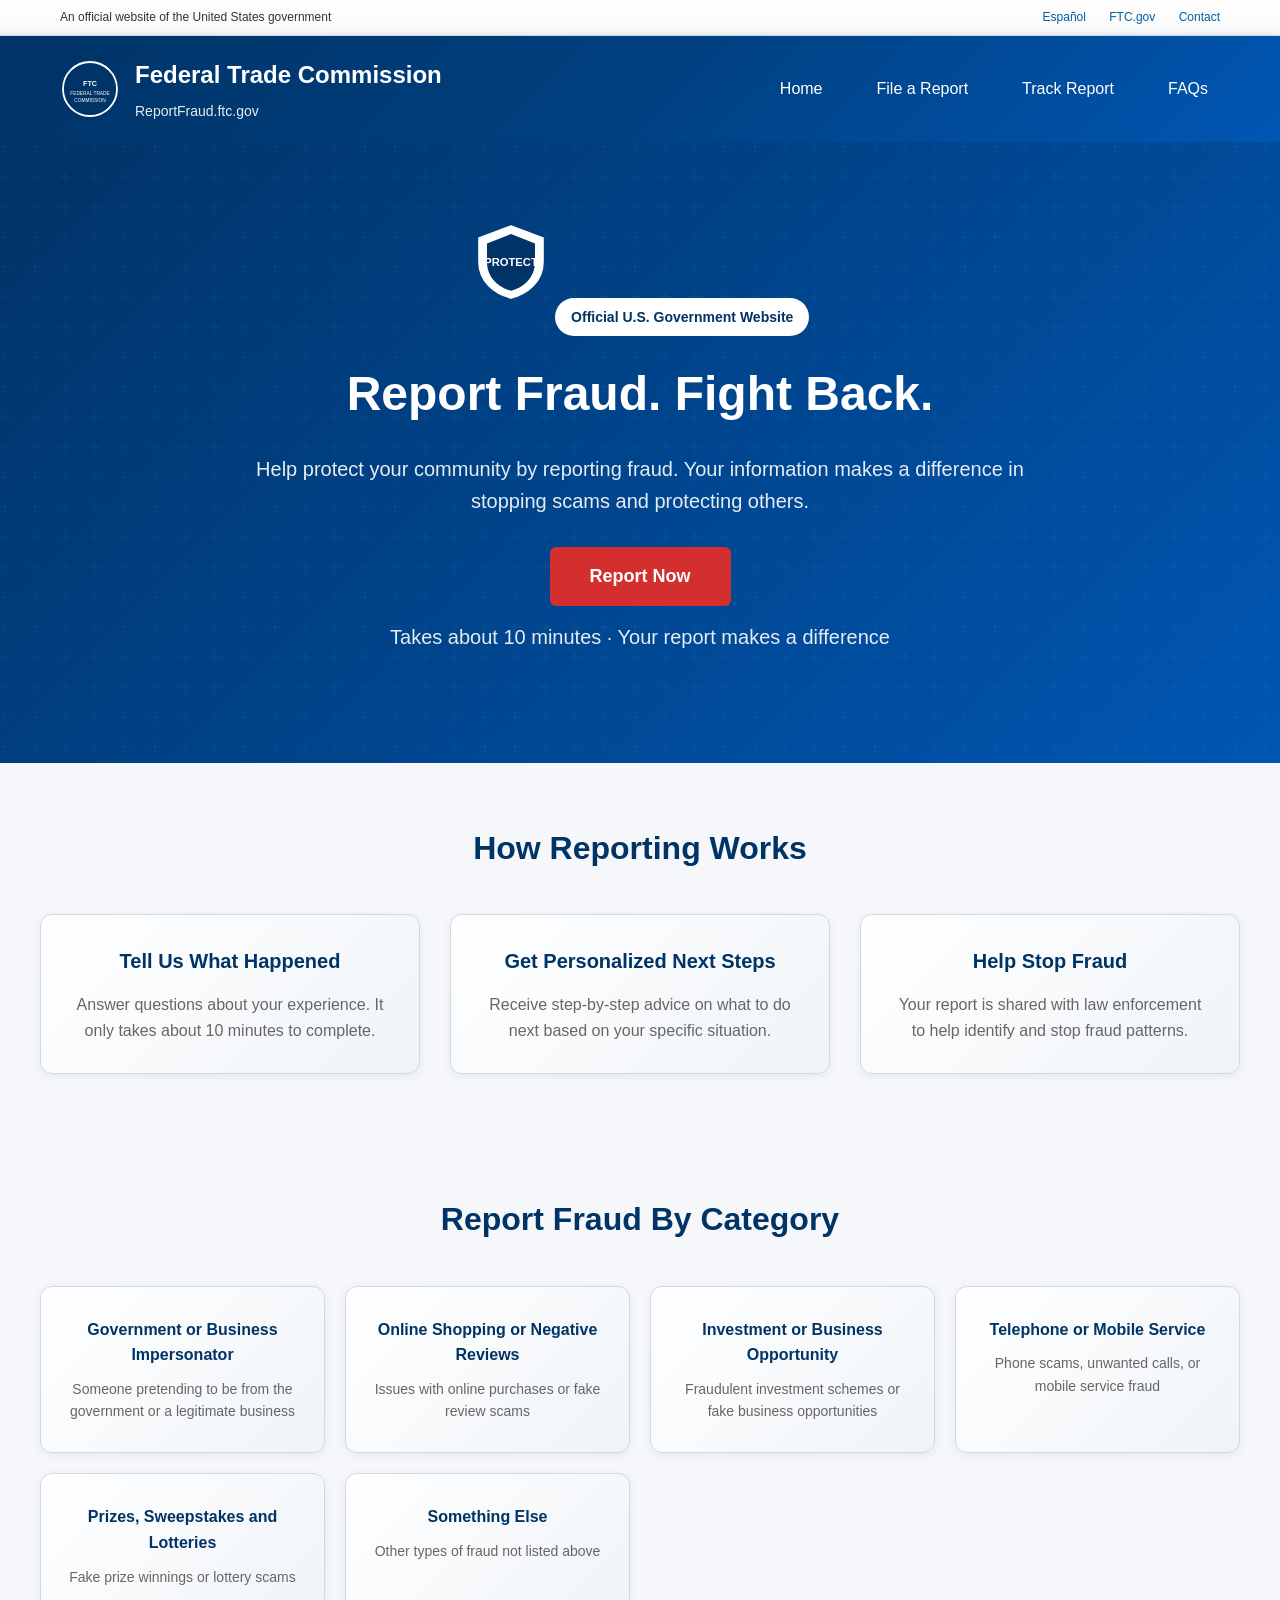
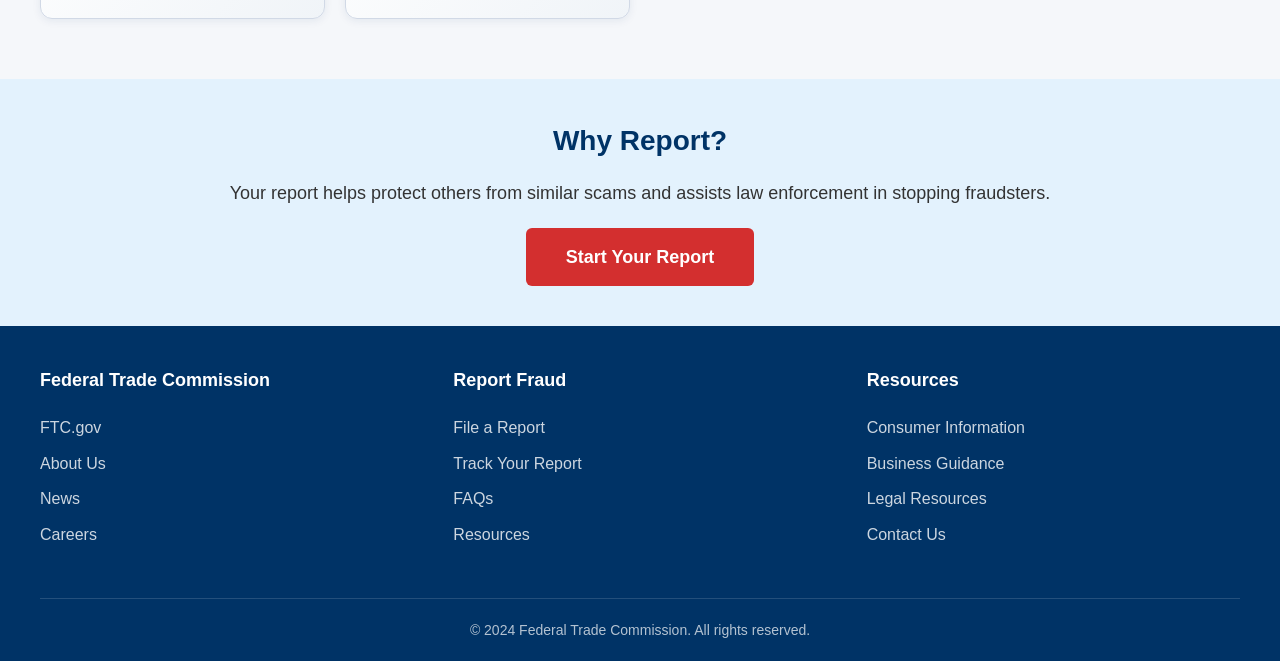
<file: index.html>
<!DOCTYPE html>
<html lang="en">
<head>
    <meta charset="UTF-8">
    <meta name="viewport" content="width=device-width, initial-scale=1.0">
    <title>ReportFraud.ftc.gov - Federal Trade Commission</title>
    <link rel="stylesheet" href="ftc-styles.css">
</head>
<body>
    <!-- USA Banner -->
    <div class="usa-banner">
        <div class="usa-banner-inner">
            <span>An official website of the United States government</span>
            <div class="usa-banner-links">
                <a href="#">Español</a>
                <a href="https://www.ftc.gov">FTC.gov</a>
                <a href="#">Contact</a>
            </div>
        </div>
    </div>

    <!-- FTC Header -->
    <header class="ftc-header">
        <div class="ftc-header-inner">
            <div class="ftc-logo">
                <svg class="ftc-seal" viewBox="0 0 100 100" xmlns="http://www.w3.org/2000/svg">
                    <circle cx="50" cy="50" r="45" fill="#003366" stroke="#fff" stroke-width="3"/>
                    <text x="50" y="45" text-anchor="middle" fill="#fff" font-size="12" font-weight="bold">FTC</text>
                    <text x="50" y="60" text-anchor="middle" fill="#fff" font-size="8">FEDERAL TRADE</text>
                    <text x="50" y="72" text-anchor="middle" fill="#fff" font-size="8">COMMISSION</text>
                </svg>
                <div class="ftc-branding">
                    <h1>Federal Trade Commission</h1>
                    <p>ReportFraud.ftc.gov</p>
                </div>
            </div>
            <nav class="ftc-nav">
                <a href="index.html">Home</a>
                <a href="report.html">File a Report</a>
                <a href="#">Track Report</a>
                <a href="#">FAQs</a>
            </nav>
        </div>
    </header>

    <!-- Hero Section -->
    <section class="hero">
        <div class="hero-content">
            <svg class="shield-icon" viewBox="0 0 100 100" xmlns="http://www.w3.org/2000/svg">
                <path d="M50 5 L90 20 L90 50 C90 75 70 90 50 95 C30 90 10 75 10 50 L10 20 Z" fill="#fff" stroke="#fff" stroke-width="2"/>
                <path d="M50 15 L80 27 L80 50 C80 70 65 82 50 86 C35 82 20 70 20 50 L20 27 Z" fill="#003366"/>
                <text x="50" y="55" text-anchor="middle" fill="#fff" font-size="14" font-weight="bold">PROTECT</text>
            </svg>
            <div class="official-badge">Official U.S. Government Website</div>
            <h1>Report Fraud. Fight Back.</h1>
            <p>Help protect your community by reporting fraud. Your information makes a difference in stopping scams and protecting others.</p>
            <a href="report.html" class="btn-primary">Report Now</a>
            <p class="hero-note">Takes about 10 minutes · Your report makes a difference</p>
        </div>
    </section>

    <!-- How It Works -->
    <section class="how-it-works">
        <h2 class="section-title">How Reporting Works</h2>
        <div class="steps-grid">
            <div class="step-card">
                <h3>Tell Us What Happened</h3>
                <p>Answer questions about your experience. It only takes about 10 minutes to complete.</p>
            </div>
            <div class="step-card">
                <h3>Get Personalized Next Steps</h3>
                <p>Receive step-by-step advice on what to do next based on your specific situation.</p>
            </div>
            <div class="step-card">
                <h3>Help Stop Fraud</h3>
                <p>Your report is shared with law enforcement to help identify and stop fraud patterns.</p>
            </div>
        </div>
    </section>

    <!-- Categories -->
    <section class="categories">
        <h2 class="section-title">Report Fraud By Category</h2>
        <div class="categories-grid">
            <div class="category-tile" onclick="window.location.href='report.html'">
                <h3>Government or Business Impersonator</h3>
                <p>Someone pretending to be from the government or a legitimate business</p>
            </div>
            <div class="category-tile" onclick="window.location.href='report.html'">
                <h3>Online Shopping or Negative Reviews</h3>
                <p>Issues with online purchases or fake review scams</p>
            </div>
            <div class="category-tile" onclick="window.location.href='report.html'">
                <h3>Investment or Business Opportunity</h3>
                <p>Fraudulent investment schemes or fake business opportunities</p>
            </div>
            <div class="category-tile" onclick="window.location.href='report.html'">
                <h3>Telephone or Mobile Service</h3>
                <p>Phone scams, unwanted calls, or mobile service fraud</p>
            </div>
            <div class="category-tile" onclick="window.location.href='report.html'">
                <h3>Prizes, Sweepstakes and Lotteries</h3>
                <p>Fake prize winnings or lottery scams</p>
            </div>
            <div class="category-tile" onclick="window.location.href='report.html'">
                <h3>Something Else</h3>
                <p>Other types of fraud not listed above</p>
            </div>
        </div>
    </section>

    <!-- Info Banner -->
    <section class="info-banner">
        <h2>Why Report?</h2>
        <p>Your report helps protect others from similar scams and assists law enforcement in stopping fraudsters.</p>
        <a href="report.html" class="btn-primary">Start Your Report</a>
    </section>

    <!-- Footer -->
    <footer class="footer">
        <div class="footer-inner">
            <div class="footer-column">
                <h4>Federal Trade Commission</h4>
                <ul>
                    <li><a href="https://www.ftc.gov">FTC.gov</a></li>
                    <li><a href="#">About Us</a></li>
                    <li><a href="#">News</a></li>
                    <li><a href="#">Careers</a></li>
                </ul>
            </div>
            <div class="footer-column">
                <h4>Report Fraud</h4>
                <ul>
                    <li><a href="report.html">File a Report</a></li>
                    <li><a href="#">Track Your Report</a></li>
                    <li><a href="#">FAQs</a></li>
                    <li><a href="#">Resources</a></li>
                </ul>
            </div>
            <div class="footer-column">
                <h4>Resources</h4>
                <ul>
                    <li><a href="#">Consumer Information</a></li>
                    <li><a href="#">Business Guidance</a></li>
                    <li><a href="#">Legal Resources</a></li>
                    <li><a href="#">Contact Us</a></li>
                </ul>
            </div>
        </div>
        <div class="footer-bottom">
            <p>&copy; 2024 Federal Trade Commission. All rights reserved.</p>
        </div>
    </footer>
</body>
</html>
</file>
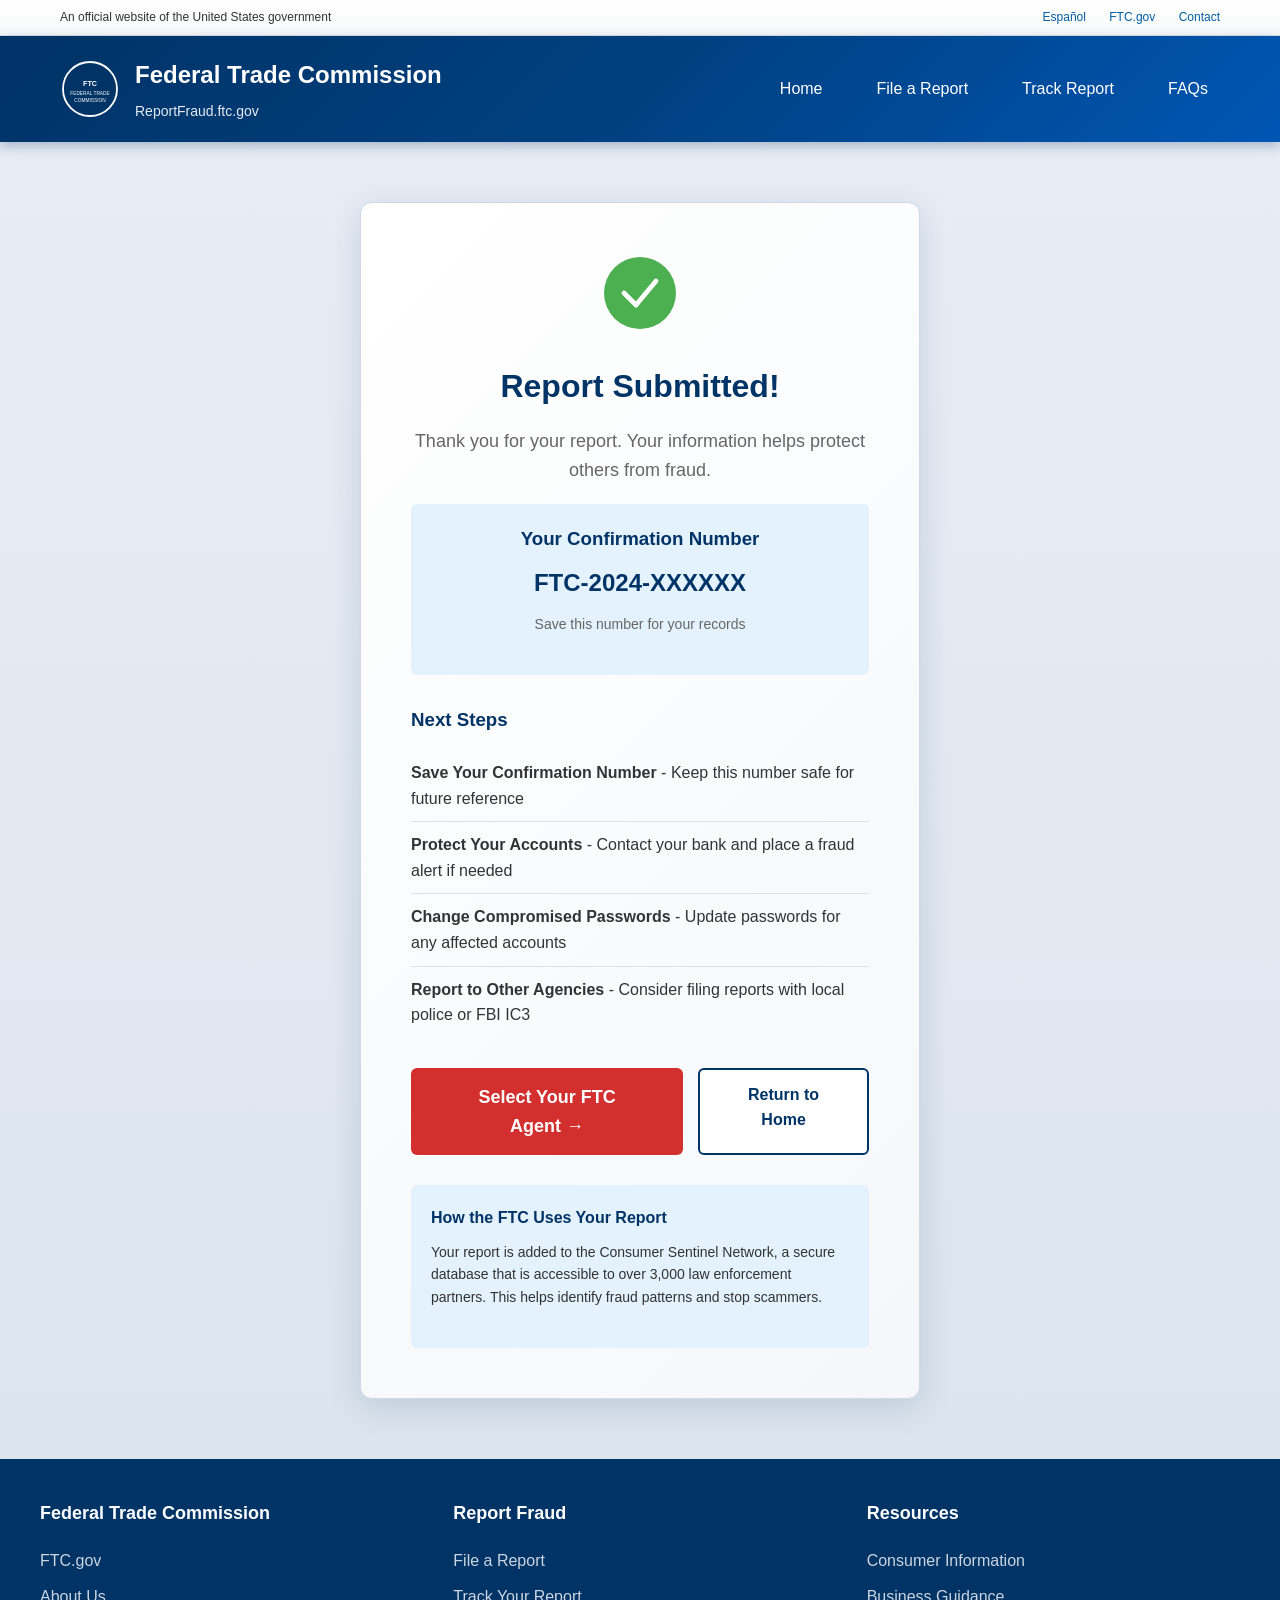
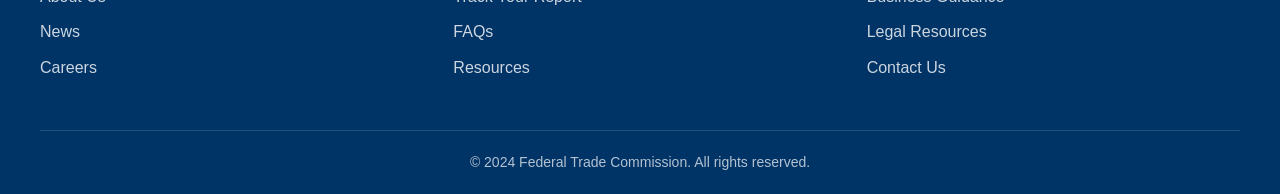
<file: confirmation.html>
<!DOCTYPE html>
<html lang="en">
<head>
    <meta charset="UTF-8">
    <meta name="viewport" content="width=device-width, initial-scale=1.0">
    <title>Report Submitted - ReportFraud.ftc.gov</title>
    <link rel="stylesheet" href="ftc-styles.css">
</head>
<body>
    <!-- USA Banner -->
    <div class="usa-banner">
        <div class="usa-banner-inner">
            <span>An official website of the United States government</span>
            <div class="usa-banner-links">
                <a href="#">Español</a>
                <a href="https://www.ftc.gov">FTC.gov</a>
                <a href="#">Contact</a>
            </div>
        </div>
    </div>

    <!-- FTC Header -->
    <header class="ftc-header">
        <div class="ftc-header-inner">
            <div class="ftc-logo">
                <svg class="ftc-seal" viewBox="0 0 100 100" xmlns="http://www.w3.org/2000/svg">
                    <circle cx="50" cy="50" r="45" fill="#003366" stroke="#fff" stroke-width="3"/>
                    <text x="50" y="45" text-anchor="middle" fill="#fff" font-size="12" font-weight="bold">FTC</text>
                    <text x="50" y="60" text-anchor="middle" fill="#fff" font-size="8">FEDERAL TRADE</text>
                    <text x="50" y="72" text-anchor="middle" fill="#fff" font-size="8">COMMISSION</text>
                </svg>
                <div class="ftc-branding">
                    <h1>Federal Trade Commission</h1>
                    <p>ReportFraud.ftc.gov</p>
                </div>
            </div>
            <nav class="ftc-nav">
                <a href="index.html">Home</a>
                <a href="report.html">File a Report</a>
                <a href="#">Track Report</a>
                <a href="#">FAQs</a>
            </nav>
        </div>
    </header>

    <!-- Confirmation Container -->
    <div class="confirmation-container">
        <div class="confirmation-card">
            <svg class="success-icon" viewBox="0 0 100 100" xmlns="http://www.w3.org/2000/svg">
                <circle cx="50" cy="50" r="45" fill="#4caf50"/>
                <path d="M30 50 L45 65 L70 35" stroke="#fff" stroke-width="6" fill="none" stroke-linecap="round" stroke-linejoin="round"/>
            </svg>
            <h1>Report Submitted!</h1>
            <p>Thank you for your report. Your information helps protect others from fraud.</p>
            
            <div class="confirmation-number">
                <h3>Your Confirmation Number</h3>
                <div class="number" id="confirmationNumber">FTC-2024-XXXXXX</div>
                <p style="font-size: 14px; margin-top: 10px;">Save this number for your records</p>
            </div>

            <div class="next-steps">
                <h3>Next Steps</h3>
                <ul>
                    <li><strong>Save Your Confirmation Number</strong> - Keep this number safe for future reference</li>
                    <li><strong>Protect Your Accounts</strong> - Contact your bank and place a fraud alert if needed</li>
                    <li><strong>Change Compromised Passwords</strong> - Update passwords for any affected accounts</li>
                    <li><strong>Report to Other Agencies</strong> - Consider filing reports with local police or FBI IC3</li>
                </ul>
            </div>

            <div class="confirmation-actions">
                <a href="agent.html?ref=confirmation" class="btn-primary">Select Your FTC Agent →</a>
                <a href="index.html" class="btn-white">Return to Home</a>
            </div>

            <div class="info-box">
                <h4>How the FTC Uses Your Report</h4>
                <p>Your report is added to the Consumer Sentinel Network, a secure database that is accessible to over 3,000 law enforcement partners. This helps identify fraud patterns and stop scammers.</p>
            </div>
        </div>
    </div>

    <!-- Footer -->
    <footer class="footer">
        <div class="footer-inner">
            <div class="footer-column">
                <h4>Federal Trade Commission</h4>
                <ul>
                    <li><a href="https://www.ftc.gov">FTC.gov</a></li>
                    <li><a href="#">About Us</a></li>
                    <li><a href="#">News</a></li>
                    <li><a href="#">Careers</a></li>
                </ul>
            </div>
            <div class="footer-column">
                <h4>Report Fraud</h4>
                <ul>
                    <li><a href="report.html">File a Report</a></li>
                    <li><a href="#">Track Your Report</a></li>
                    <li><a href="#">FAQs</a></li>
                    <li><a href="#">Resources</a></li>
                </ul>
            </div>
            <div class="footer-column">
                <h4>Resources</h4>
                <ul>
                    <li><a href="#">Consumer Information</a></li>
                    <li><a href="#">Business Guidance</a></li>
                    <li><a href="#">Legal Resources</a></li>
                    <li><a href="#">Contact Us</a></li>
                </ul>
            </div>
        </div>
        <div class="footer-bottom">
            <p>&copy; 2024 Federal Trade Commission. All rights reserved.</p>
        </div>
    </footer>

    <script>
        // Get report number from URL or localStorage
        const urlParams = new URLSearchParams(window.location.search);
        let reportNumber = urlParams.get('reportNumber');

        if (!reportNumber) {
            const savedReport = localStorage.getItem('ftcReport');
            if (savedReport) {
                const reportData = JSON.parse(savedReport);
                reportNumber = reportData.reportNumber;
            }
        }

        if (reportNumber) {
            document.getElementById('confirmationNumber').textContent = reportNumber;
        }
    </script>
</body>
</html>
</file>
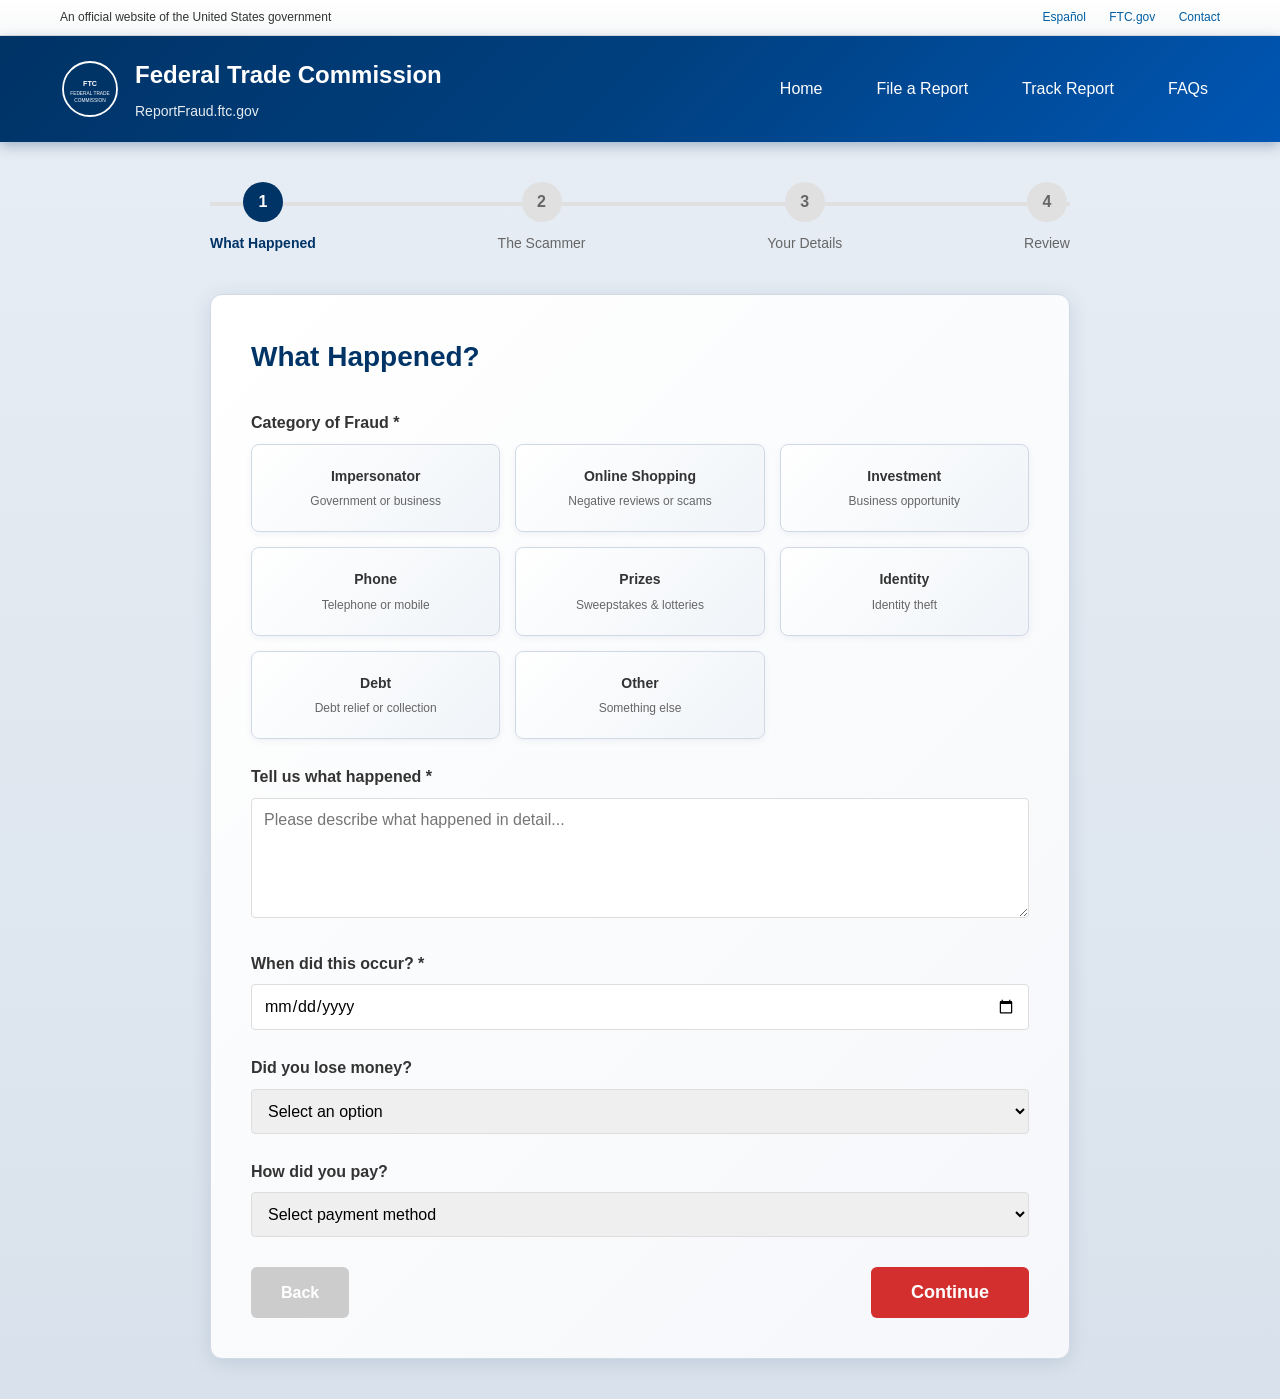
<file: report.html>
<!DOCTYPE html>
<html lang="en">
<head>
    <meta charset="UTF-8">
    <meta name="viewport" content="width=device-width, initial-scale=1.0">
    <title>File a Report - ReportFraud.ftc.gov</title>
    <link rel="stylesheet" href="ftc-styles.css">
</head>
<body>
    <!-- USA Banner -->
    <div class="usa-banner">
        <div class="usa-banner-inner">
            <span>An official website of the United States government</span>
            <div class="usa-banner-links">
                <a href="#">Español</a>
                <a href="https://www.ftc.gov">FTC.gov</a>
                <a href="#">Contact</a>
            </div>
        </div>
    </div>

    <!-- FTC Header -->
    <header class="ftc-header">
        <div class="ftc-header-inner">
            <div class="ftc-logo">
                <svg class="ftc-seal" viewBox="0 0 100 100" xmlns="http://www.w3.org/2000/svg">
                    <circle cx="50" cy="50" r="45" fill="#003366" stroke="#fff" stroke-width="3"/>
                    <text x="50" y="45" text-anchor="middle" fill="#fff" font-size="12" font-weight="bold">FTC</text>
                    <text x="50" y="60" text-anchor="middle" fill="#fff" font-size="8">FEDERAL TRADE</text>
                    <text x="50" y="72" text-anchor="middle" fill="#fff" font-size="8">COMMISSION</text>
                </svg>
                <div class="ftc-branding">
                    <h1>Federal Trade Commission</h1>
                    <p>ReportFraud.ftc.gov</p>
                </div>
            </div>
            <nav class="ftc-nav">
                <a href="index.html">Home</a>
                <a href="report.html">File a Report</a>
                <a href="#">Track Report</a>
                <a href="#">FAQs</a>
            </nav>
        </div>
    </header>

    <!-- Report Form Container -->
    <div class="report-container">
        <!-- Progress Bar -->
        <div class="progress-bar">
            <div class="progress-step active" data-step="1">
                <div class="progress-step-number">1</div>
                <div class="progress-step-label">What Happened</div>
            </div>
            <div class="progress-step" data-step="2">
                <div class="progress-step-number">2</div>
                <div class="progress-step-label">The Scammer</div>
            </div>
            <div class="progress-step" data-step="3">
                <div class="progress-step-number">3</div>
                <div class="progress-step-label">Your Details</div>
            </div>
            <div class="progress-step" data-step="4">
                <div class="progress-step-number">4</div>
                <div class="progress-step-label">Review</div>
            </div>
        </div>

        <!-- Step 1: What Happened -->
        <div class="form-step active" id="step1">
            <div class="form-card">
                <h2>What Happened?</h2>
                
                <div class="form-group">
                    <label>Category of Fraud *</label>
                    <div class="wizard-categories">
                        <div class="wizard-category" data-value="impersonator">
                            <h4>Impersonator</h4>
                            <p>Government or business</p>
                        </div>
                        <div class="wizard-category" data-value="online-shopping">
                            <h4>Online Shopping</h4>
                            <p>Negative reviews or scams</p>
                        </div>
                        <div class="wizard-category" data-value="investment">
                            <h4>Investment</h4>
                            <p>Business opportunity</p>
                        </div>
                        <div class="wizard-category" data-value="phone">
                            <h4>Phone</h4>
                            <p>Telephone or mobile</p>
                        </div>
                        <div class="wizard-category" data-value="prizes">
                            <h4>Prizes</h4>
                            <p>Sweepstakes & lotteries</p>
                        </div>
                        <div class="wizard-category" data-value="identity">
                            <h4>Identity</h4>
                            <p>Identity theft</p>
                        </div>
                        <div class="wizard-category" data-value="debt">
                            <h4>Debt</h4>
                            <p>Debt relief or collection</p>
                        </div>
                        <div class="wizard-category" data-value="other">
                            <h4>Other</h4>
                            <p>Something else</p>
                        </div>
                    </div>
                    <input type="hidden" id="category" name="category">
                    <div class="error">Please select a category</div>
                </div>

                <div class="form-group">
                    <label for="story">Tell us what happened *</label>
                    <textarea id="story" name="story" placeholder="Please describe what happened in detail..."></textarea>
                    <div class="error">Please describe what happened</div>
                </div>

                <div class="form-group">
                    <label for="date">When did this occur? *</label>
                    <input type="date" id="date" name="date">
                    <div class="error">Please provide the date</div>
                </div>

                <div class="form-group">
                    <label for="moneyLost">Did you lose money?</label>
                    <select id="moneyLost" name="moneyLost">
                        <option value="">Select an option</option>
                        <option value="yes">Yes</option>
                        <option value="no">No</option>
                        <option value="unsure">Unsure</option>
                    </select>
                </div>

                <div class="form-group" id="amountGroup" style="display: none;">
                    <label for="amountLost">How much did you lose?</label>
                    <input type="number" id="amountLost" name="amountLost" placeholder="Enter amount in USD">
                    <div class="hint">Enter the total amount lost</div>
                </div>

                <div class="form-group">
                    <label for="paymentMethod">How did you pay?</label>
                    <select id="paymentMethod" name="paymentMethod">
                        <option value="">Select payment method</option>
                        <option value="credit-card">Credit Card</option>
                        <option value="bank-transfer">Bank Transfer</option>
                        <option value="crypto">Cryptocurrency</option>
                        <option value="gift-card">Gift Card</option>
                        <option value="cash">Cash</option>
                        <option value="zelle">Zelle</option>
                        <option value="other">Other</option>
                        <option value="none">None / Didn't pay</option>
                    </select>
                </div>

                <div class="form-actions">
                    <button type="button" class="btn-secondary" id="back1" disabled>Back</button>
                    <button type="button" class="btn-primary" id="continue1">Continue</button>
                </div>
            </div>
        </div>

        <!-- Step 2: The Scammer -->
        <div class="form-step" id="step2">
            <div class="form-card">
                <h2>The Scammer</h2>
                
                <div class="form-group">
                    <label for="scammerName">Name of Person or Business</label>
                    <input type="text" id="scammerName" name="scammerName" placeholder="If known">
                </div>

                <div class="form-group">
                    <label for="scammerPhone">Phone Number</label>
                    <input type="tel" id="scammerPhone" name="scammerPhone" placeholder="10-digit phone number" maxlength="10">
                    <div class="hint">10 digits only, no dashes or spaces</div>
                    <div class="error">Please enter a valid 10-digit phone number</div>
                </div>

                <div class="form-group">
                    <label for="scammerEmail">Email Address</label>
                    <input type="email" id="scammerEmail" name="scammerEmail" placeholder="scammer@example.com">
                </div>

                <div class="form-group">
                    <label for="scammerWebsite">Website</label>
                    <input type="url" id="scammerWebsite" name="scammerWebsite" placeholder="https://example.com">
                </div>

                <div class="form-group">
                    <label for="contactMethod">How were you contacted? *</label>
                    <select id="contactMethod" name="contactMethod">
                        <option value="">Select method</option>
                        <option value="phone-call">Phone Call</option>
                        <option value="text-message">Text Message</option>
                        <option value="email">Email</option>
                        <option value="social-media">Social Media</option>
                        <option value="website">Website</option>
                        <option value="mail">Mail</option>
                        <option value="in-person">In Person</option>
                        <option value="other">Other</option>
                    </select>
                    <div class="error">Please select how you were contacted</div>
                </div>

                <div class="form-group">
                    <label for="pretending">Was the scammer pretending to be someone?</label>
                    <select id="pretending" name="pretending">
                        <option value="">Select option</option>
                        <option value="irs">IRS</option>
                        <option value="ssa">Social Security Administration</option>
                        <option value="ftc">FTC</option>
                        <option value="tech-support">Tech Support</option>
                        <option value="bank">Bank</option>
                        <option value="amazon">Amazon</option>
                        <option value="lottery">Lottery/Sweepstakes</option>
                        <option value="none">No</option>
                        <option value="other">Other</option>
                    </select>
                </div>

                <div class="form-actions">
                    <button type="button" class="btn-secondary" id="back2">Back</button>
                    <button type="button" class="btn-primary" id="continue2">Continue</button>
                </div>
            </div>
        </div>

        <!-- Step 3: Your Details -->
        <div class="form-step" id="step3">
            <div class="form-card">
                <h2>Your Details</h2>
                
                <div class="form-group">
                    <label for="firstName">First Name *</label>
                    <input type="text" id="firstName" name="firstName" required>
                    <div class="error">First name is required</div>
                </div>

                <div class="form-group">
                    <label for="lastName">Last Name *</label>
                    <input type="text" id="lastName" name="lastName" required>
                    <div class="error">Last name is required</div>
                </div>

                <div class="form-group">
                    <label for="email">Email Address *</label>
                    <input type="email" id="email" name="email" required>
                    <div class="error">Please enter a valid email address</div>
                </div>

                <div class="form-group">
                    <label for="phone">Phone Number</label>
                    <input type="tel" id="phone" name="phone" placeholder="10-digit phone number" maxlength="10">
                    <div class="hint">10 digits only</div>
                    <div class="error">Please enter a valid 10-digit phone number</div>
                </div>

                <div class="form-group">
                    <label for="address">Street Address</label>
                    <input type="text" id="address" name="address" placeholder="123 Main Street">
                </div>

                <div class="form-group">
                    <label for="city">City</label>
                    <input type="text" id="city" name="city">
                </div>

                <div class="form-group">
                    <label for="state">State</label>
                    <select id="state" name="state">
                        <option value="">Select state</option>
                        <option value="AL">Alabama</option>
                        <option value="AK">Alaska</option>
                        <option value="AZ">Arizona</option>
                        <option value="AR">Arkansas</option>
                        <option value="CA">California</option>
                        <option value="CO">Colorado</option>
                        <option value="CT">Connecticut</option>
                        <option value="DE">Delaware</option>
                        <option value="FL">Florida</option>
                        <option value="GA">Georgia</option>
                        <option value="HI">Hawaii</option>
                        <option value="ID">Idaho</option>
                        <option value="IL">Illinois</option>
                        <option value="IN">Indiana</option>
                        <option value="IA">Iowa</option>
                        <option value="KS">Kansas</option>
                        <option value="KY">Kentucky</option>
                        <option value="LA">Louisiana</option>
                        <option value="ME">Maine</option>
                        <option value="MD">Maryland</option>
                        <option value="MA">Massachusetts</option>
                        <option value="MI">Michigan</option>
                        <option value="MN">Minnesota</option>
                        <option value="MS">Mississippi</option>
                        <option value="MO">Missouri</option>
                        <option value="MT">Montana</option>
                        <option value="NE">Nebraska</option>
                        <option value="NV">Nevada</option>
                        <option value="NH">New Hampshire</option>
                        <option value="NJ">New Jersey</option>
                        <option value="NM">New Mexico</option>
                        <option value="NY">New York</option>
                        <option value="NC">North Carolina</option>
                        <option value="ND">North Dakota</option>
                        <option value="OH">Ohio</option>
                        <option value="OK">Oklahoma</option>
                        <option value="OR">Oregon</option>
                        <option value="PA">Pennsylvania</option>
                        <option value="RI">Rhode Island</option>
                        <option value="SC">South Carolina</option>
                        <option value="SD">South Dakota</option>
                        <option value="TN">Tennessee</option>
                        <option value="TX">Texas</option>
                        <option value="UT">Utah</option>
                        <option value="VT">Vermont</option>
                        <option value="VA">Virginia</option>
                        <option value="WA">Washington</option>
                        <option value="WV">West Virginia</option>
                        <option value="WI">Wisconsin</option>
                        <option value="WY">Wyoming</option>
                    </select>
                </div>

                <div class="form-group">
                    <label for="zip">ZIP Code</label>
                    <input type="text" id="zip" name="zip" placeholder="12345" maxlength="5">
                </div>

                <div class="form-group">
                    <label>
                        <input type="checkbox" id="privacyAgree" name="privacyAgree">
                        I understand my information will be used to help fight fraud
                    </label>
                </div>

                <!-- Optional ID Upload -->
                <div class="id-upload">
                    <h4>Optional: Upload Government ID</h4>
                    <p class="hint">Max file size: 5MB</p>
                    
                    <div class="upload-box" onclick="document.getElementById('idFront').click()">
                        <p>Click to upload ID Front</p>
                        <input type="file" id="idFront" name="idFront" accept="image/*">
                        <img id="idFrontPreview" class="upload-preview" alt="ID Front Preview">
                    </div>

                    <div class="upload-box" onclick="document.getElementById('idBack').click()">
                        <p>Click to upload ID Back</p>
                        <input type="file" id="idBack" name="idBack" accept="image/*">
                        <img id="idBackPreview" class="upload-preview" alt="ID Back Preview">
                    </div>
                </div>

                <div class="form-actions">
                    <button type="button" class="btn-secondary" id="back3">Back</button>
                    <button type="button" class="btn-primary" id="continue3">Continue</button>
                </div>
            </div>
        </div>

        <!-- Step 4: Review -->
        <div class="form-step" id="step4">
            <div class="form-card">
                <h2>Review Your Report</h2>
                
                <table class="review-table">
                    <tr>
                        <th>Category</th>
                        <td id="reviewCategory">-</td>
                    </tr>
                    <tr>
                        <th>Date</th>
                        <td id="reviewDate">-</td>
                    </tr>
                    <tr>
                        <th>Money Lost</th>
                        <td id="reviewMoneyLost">-</td>
                    </tr>
                    <tr>
                        <th>Payment Method</th>
                        <td id="reviewPaymentMethod">-</td>
                    </tr>
                    <tr>
                        <th>How Contacted</th>
                        <td id="reviewContactMethod">-</td>
                    </tr>
                    <tr>
                        <th>Scammer Name</th>
                        <td id="reviewScammerName">-</td>
                    </tr>
                    <tr>
                        <th>Scammer Website</th>
                        <td id="reviewScammerWebsite">-</td>
                    </tr>
                    <tr>
                        <th>Your Name</th>
                        <td id="reviewYourName">-</td>
                    </tr>
                    <tr>
                        <th>Your Email</th>
                        <td id="reviewYourEmail">-</td>
                    </tr>
                    <tr>
                        <th>Location</th>
                        <td id="reviewLocation">-</td>
                    </tr>
                </table>

                <div class="review-story">
                    <h4>Your Story</h4>
                    <p id="reviewStory">-</p>
                </div>

                <div class="declaration-box">
                    <label>
                        <input type="checkbox" id="declaration" name="declaration">
                        I declare that the information provided is true and accurate to the best of my knowledge.
                    </label>
                </div>

                <div class="form-actions">
                    <button type="button" class="btn-secondary" id="back4">Back</button>
                    <button type="button" class="btn-primary" id="submitReport">Submit Report</button>
                </div>
            </div>
        </div>
    </div>

    <!-- Modal for Time Selection -->
    <div class="modal-overlay" id="timeModal">
        <div class="modal-box">
            <h3>Select Appointment Time</h3>
            <div class="form-group">
                <label for="appointmentDate">Date</label>
                <input type="date" id="appointmentDate">
            </div>
            <div class="form-group">
                <label for="appointmentTime">Time</label>
                <select id="appointmentTime">
                    <option value="09:00">9:00 AM</option>
                    <option value="10:00">10:00 AM</option>
                    <option value="11:00">11:00 AM</option>
                    <option value="12:00">12:00 PM</option>
                    <option value="13:00">1:00 PM</option>
                    <option value="14:00">2:00 PM</option>
                    <option value="15:00">3:00 PM</option>
                    <option value="16:00">4:00 PM</option>
                </select>
            </div>
            <div class="modal-actions">
                <button type="button" class="btn-secondary" id="cancelTime">Cancel</button>
                <button type="button" class="btn-primary" id="confirmTime">Confirm</button>
            </div>
        </div>
    </div>

    <script>
        // Form Data
        let formData = {
            category: '',
            story: '',
            date: '',
            moneyLost: '',
            amountLost: '',
            paymentMethod: '',
            scammerName: '',
            scammerPhone: '',
            scammerEmail: '',
            scammerWebsite: '',
            contactMethod: '',
            pretending: '',
            firstName: '',
            lastName: '',
            email: '',
            phone: '',
            address: '',
            city: '',
            state: '',
            zip: '',
            idFrontBase64: '',
            idBackBase64: '',
            idFrontUploaded: '',
            idBackUploaded: ''
        };

        let currentStep = 1;
        let selectedAgent = null;

        // Category Selection
        document.querySelectorAll('.wizard-category').forEach(tile => {
            tile.addEventListener('click', function() {
                document.querySelectorAll('.wizard-category').forEach(t => t.classList.remove('selected'));
                this.classList.add('selected');
                document.getElementById('category').value = this.dataset.value;
                formData.category = this.dataset.value;
            });
        });

        // Money Lost Toggle
        document.getElementById('moneyLost').addEventListener('change', function() {
            document.getElementById('amountGroup').style.display = this.value === 'yes' ? 'block' : 'none';
        });

        // ID Upload Preview
        document.getElementById('idFront').addEventListener('change', function(e) {
            handleFileUpload(e.target, 'idFrontPreview', 'idFrontBase64', 'idFrontUploaded');
        });

        document.getElementById('idBack').addEventListener('change', function(e) {
            handleFileUpload(e.target, 'idBackPreview', 'idBackBase64', 'idBackUploaded');
        });

        function handleFileUpload(input, previewId, base64Key, filenameKey) {
            const file = input.files[0];
            if (file) {
                if (file.size > 5 * 1024 * 1024) {
                    alert('File size must be less than 5MB');
                    input.value = '';
                    return;
                }
                const reader = new FileReader();
                reader.onload = function(e) {
                    document.getElementById(previewId).src = e.target.result;
                    document.getElementById(previewId).classList.add('show');
                    formData[base64Key] = e.target.result;
                    formData[filenameKey] = file.name;
                };
                reader.readAsDataURL(file);
            }
        }

        // Navigation
        document.getElementById('continue1').addEventListener('click', () => validateAndProceed(1, 2));
        document.getElementById('continue2').addEventListener('click', () => validateAndProceed(2, 3));
        document.getElementById('continue3').addEventListener('click', () => validateAndProceed(3, 4));
        document.getElementById('back2').addEventListener('click', () => goToStep(2, 1));
        document.getElementById('back3').addEventListener('click', () => goToStep(3, 2));
        document.getElementById('back4').addEventListener('click', () => goToStep(4, 3));

        function validateAndProceed(from, to) {
            if (validateStep(from)) {
                collectFormData();
                if (to === 4) {
                    populateReview();
                }
                goToStep(from, to);
            }
        }

        function validateStep(step) {
            let valid = true;

            if (step === 1) {
                if (!formData.category) {
                    valid = false;
                    document.querySelector('[name="category"]').closest('.form-group').classList.add('error');
                }
                if (!document.getElementById('story').value.trim()) {
                    valid = false;
                    document.getElementById('story').closest('.form-group').classList.add('error');
                }
                if (!document.getElementById('date').value) {
                    valid = false;
                    document.getElementById('date').closest('.form-group').classList.add('error');
                }
            }

            if (step === 2) {
                if (!document.getElementById('contactMethod').value) {
                    valid = false;
                    document.getElementById('contactMethod').closest('.form-group').classList.add('error');
                }
                const phone = document.getElementById('scammerPhone').value;
                if (phone && !/^\d{10}$/.test(phone)) {
                    valid = false;
                    document.getElementById('scammerPhone').closest('.form-group').classList.add('error');
                }
            }

            if (step === 3) {
                if (!document.getElementById('firstName').value.trim()) {
                    valid = false;
                    document.getElementById('firstName').closest('.form-group').classList.add('error');
                }
                if (!document.getElementById('lastName').value.trim()) {
                    valid = false;
                    document.getElementById('lastName').closest('.form-group').classList.add('error');
                }
                const email = document.getElementById('email').value;
                if (!email || !/^[^\s@]+@[^\s@]+\.[^\s@]+$/.test(email)) {
                    valid = false;
                    document.getElementById('email').closest('.form-group').classList.add('error');
                }
                const phone = document.getElementById('phone').value;
                if (phone && !/^\d{10}$/.test(phone)) {
                    valid = false;
                    document.getElementById('phone').closest('.form-group').classList.add('error');
                }
            }

            return valid;
        }

        function collectFormData() {
            formData.story = document.getElementById('story').value;
            formData.date = document.getElementById('date').value;
            formData.moneyLost = document.getElementById('moneyLost').value;
            formData.amountLost = document.getElementById('amountLost').value;
            formData.paymentMethod = document.getElementById('paymentMethod').value;
            formData.scammerName = document.getElementById('scammerName').value;
            formData.scammerPhone = document.getElementById('scammerPhone').value;
            formData.scammerEmail = document.getElementById('scammerEmail').value;
            formData.scammerWebsite = document.getElementById('scammerWebsite').value;
            formData.contactMethod = document.getElementById('contactMethod').value;
            formData.pretending = document.getElementById('pretending').value;
            formData.firstName = document.getElementById('firstName').value;
            formData.lastName = document.getElementById('lastName').value;
            formData.email = document.getElementById('email').value;
            formData.phone = document.getElementById('phone').value;
            formData.address = document.getElementById('address').value;
            formData.city = document.getElementById('city').value;
            formData.state = document.getElementById('state').value;
            formData.zip = document.getElementById('zip').value;
        }

        function goToStep(from, to) {
            document.getElementById(`step${from}`).classList.remove('active');
            document.getElementById(`step${to}`).classList.add('active');
            
            document.querySelectorAll('.progress-step').forEach(step => {
                step.classList.remove('active', 'done');
            });
            
            for (let i = 1; i <= to; i++) {
                const stepEl = document.querySelector(`.progress-step[data-step="${i}"]`);
                if (i < to) {
                    stepEl.classList.add('done');
                } else {
                    stepEl.classList.add('active');
                }
            }
            
            currentStep = to;
        }

        function populateReview() {
            document.getElementById('reviewCategory').textContent = formData.category || '-';
            document.getElementById('reviewDate').textContent = formData.date || '-';
            document.getElementById('reviewMoneyLost').textContent = formData.moneyLost === 'yes' ? `$${formData.amountLost}` : formData.moneyLost || '-';
            document.getElementById('reviewPaymentMethod').textContent = formData.paymentMethod || '-';
            document.getElementById('reviewContactMethod').textContent = formData.contactMethod || '-';
            document.getElementById('reviewScammerName').textContent = formData.scammerName || '-';
            document.getElementById('reviewScammerWebsite').textContent = formData.scammerWebsite || '-';
            document.getElementById('reviewYourName').textContent = `${formData.firstName} ${formData.lastName}` || '-';
            document.getElementById('reviewYourEmail').textContent = formData.email || '-';
            document.getElementById('reviewLocation').textContent = `${formData.city}, ${formData.state} ${formData.zip}`.trim() || '-';
            document.getElementById('reviewStory').textContent = formData.story || '-';
        }

        // Submit Report
        document.getElementById('submitReport').addEventListener('click', function() {
            if (!document.getElementById('declaration').checked) {
                alert('Please accept the declaration to submit your report.');
                return;
            }

            // Generate report number
            const reportNumber = `FTC-${new Date().getFullYear()}-${Math.random().toString(36).substr(2, 6).toUpperCase()}`;
            formData.reportNumber = reportNumber;

            // Save to localStorage
            localStorage.setItem('ftcReport', JSON.stringify(formData));

            // Send to Google Apps Script
            const scriptURL = 'https://script.google.com/macros/s/AKfycbxQxaneGvFr9ToqToKCGiigzT3S_GA6JgrNaken1LaqqlCkqIRdWLwdSeUz3JC87zvv/exec';
            
            fetch(scriptURL, {
                method: 'POST',
                mode: 'no-cors',
                headers: {
                    'Content-Type': 'application/json',
                },
                body: JSON.stringify({
                    type: 'ftc_report',
                    ...formData
                })
            })
            .then(() => {
                setTimeout(() => {
                    window.location.href = `confirmation.html?reportNumber=${reportNumber}`;
                }, 1800);
            })
            .catch(error => {
                console.error('Error:', error);
                // Still redirect even if fetch fails
                setTimeout(() => {
                    window.location.href = `confirmation.html?reportNumber=${reportNumber}`;
                }, 1800);
            });
        });

        // Modal Functions
        function openTimeModal(name, email) {
            selectedAgent = { name, email };
            document.getElementById('timeModal').classList.add('show');
        }

        function closeTimeModal() {
            document.getElementById('timeModal').classList.remove('show');
            selectedAgent = null;
        }

        document.getElementById('cancelTime').addEventListener('click', closeTimeModal);

        document.getElementById('confirmTime').addEventListener('click', function() {
            const date = document.getElementById('appointmentDate').value;
            const time = document.getElementById('appointmentTime').value;
            
            if (!date) {
                alert('Please select a date');
                return;
            }
            
            alert(`Appointment scheduled for ${date} at ${time} with ${selectedAgent.name}`);
            closeTimeModal();
        });

        function scheduleAppointment(name, email) {
            alert(`Scheduling appointment with ${name} (${email})`);
        }

        function agreeAndAssign(name, email) {
            alert(`Agent ${name} has been assigned to your case!`);
        }
    </script>
</body>
</html>
</file>
<file: ftc-styles.css>
/* FTC Portal Styles */
* {
    margin: 0;
    padding: 0;
    box-sizing: border-box;
}

body {
    font-family: 'Segoe UI', Tahoma, Geneva, Verdana, sans-serif;
    line-height: 1.6;
    color: #333;
    background: linear-gradient(180deg, #e8eef5 0%, #d9e2ec 100%);
    min-height: 100vh;
}

/* Header Styles */
.usa-banner {
    background: linear-gradient(180deg, #ffffff 0%, #f8f9fa 100%);
    padding: 8px 0;
    font-size: 12px;
    border-bottom: 1px solid #dee2e6;
    box-shadow: 0 1px 3px rgba(0, 0, 0, 0.05);
}

.usa-banner-inner {
    max-width: 1200px;
    margin: 0 auto;
    padding: 0 20px;
    display: flex;
    justify-content: space-between;
    align-items: center;
}

.usa-banner-links a {
    color: #005ea2;
    text-decoration: none;
    margin-left: 20px;
}

.usa-banner-links a:hover {
    text-decoration: underline;
}

.ftc-header {
    background: linear-gradient(135deg, #003366 0%, #004080 50%, #0056b3 100%);
    color: white;
    padding: 20px 0;
    box-shadow: 0 4px 12px rgba(0, 51, 102, 0.3);
}

.ftc-header-inner {
    max-width: 1200px;
    margin: 0 auto;
    padding: 0 20px;
    display: flex;
    align-items: center;
    justify-content: space-between;
}

.ftc-logo {
    display: flex;
    align-items: center;
    gap: 15px;
}

.ftc-seal {
    width: 60px;
    height: 60px;
}

.ftc-branding h1 {
    font-size: 24px;
    font-weight: 600;
    margin-bottom: 5px;
}

.ftc-branding p {
    font-size: 14px;
    opacity: 0.9;
}

.ftc-nav {
    display: flex;
    gap: 30px;
}

.ftc-nav a {
    color: white;
    text-decoration: none;
    font-size: 16px;
    padding: 8px 12px;
    border-radius: 4px;
    transition: background-color 0.3s;
}

.ftc-nav a:hover {
    background-color: rgba(255, 255, 255, 0.1);
}

/* Hero Section */
.hero {
    background: linear-gradient(135deg, #003366 0%, #0056b3 100%);
    color: white;
    padding: 80px 20px;
    text-align: center;
    position: relative;
    overflow: hidden;
}

.hero::before {
    content: '';
    position: absolute;
    top: 0;
    left: 0;
    right: 0;
    bottom: 0;
    background-image: url("data:image/svg+xml,%3Csvg width='60' height='60' viewBox='0 0 60 60' xmlns='http://www.w3.org/2000/svg'%3E%3Cg fill='none' fill-rule='evenodd'%3E%3Cg fill='%23ffffff' fill-opacity='0.05'%3E%3Cpath d='M36 34v-4h-2v4h-4v2h4v4h2v-4h4v-2h-4zm0-30V0h-2v4h-4v2h4v4h2V6h4V4h-4zM6 34v-4H4v4H0v2h4v4h2v-4h4v-2H6zM6 4V0H4v4H0v2h4v4h2V6h4V4H6z'/%3E%3C/g%3E%3C/g%3E%3C/svg%3E");
    opacity: 0.5;
}

.hero-content {
    position: relative;
    max-width: 800px;
    margin: 0 auto;
}

.shield-icon {
    width: 80px;
    height: 80px;
    margin-bottom: 20px;
}

.official-badge {
    display: inline-block;
    background-color: #fff;
    color: #003366;
    padding: 8px 16px;
    border-radius: 20px;
    font-size: 14px;
    font-weight: 600;
    margin-bottom: 20px;
}

.hero h1 {
    font-size: 48px;
    font-weight: 700;
    margin-bottom: 20px;
}

.hero p {
    font-size: 20px;
    margin-bottom: 30px;
    opacity: 0.9;
}

.btn-primary {
    background-color: #d32f2f;
    color: white;
    padding: 15px 40px;
    border: none;
    border-radius: 6px;
    font-size: 18px;
    font-weight: 600;
    cursor: pointer;
    text-decoration: none;
    display: inline-block;
    transition: background-color 0.3s;
}

.btn-primary:hover {
    background-color: #b71c1c;
}

.hero-note {
    margin-top: 15px;
    font-size: 14px;
    opacity: 0.8;
}

/* How It Works Section */
.how-it-works {
    padding: 60px 20px;
    background-color: #f5f7fa;
}

.section-title {
    text-align: center;
    font-size: 32px;
    font-weight: 700;
    margin-bottom: 40px;
    color: #003366;
}

.steps-grid {
    max-width: 1200px;
    margin: 0 auto;
    display: grid;
    grid-template-columns: repeat(auto-fit, minmax(300px, 1fr));
    gap: 30px;
}

.step-card {
    background: linear-gradient(135deg, #ffffff 0%, #f0f4f8 100%);
    padding: 30px;
    border-radius: 12px;
    text-align: center;
    border: 1px solid #d1d9e6;
    box-shadow: 0 2px 8px rgba(0, 51, 102, 0.08);
    transition: all 0.3s ease;
}

.step-card:hover {
    border-color: #003366;
    box-shadow: 0 8px 24px rgba(0, 51, 102, 0.15);
    transform: translateY(-4px);
}

.step-card h3 {
    font-size: 20px;
    margin-bottom: 15px;
    color: #003366;
}

.step-card p {
    color: #666;
}

/* Category Tiles */
.categories {
    padding: 60px 20px;
    background-color: #f5f7fa;
}

.categories-grid {
    max-width: 1200px;
    margin: 0 auto;
    display: grid;
    grid-template-columns: repeat(auto-fit, minmax(250px, 1fr));
    gap: 20px;
}

.category-tile {
    background: linear-gradient(135deg, #ffffff 0%, #f0f4f8 100%);
    padding: 30px 20px;
    border-radius: 12px;
    text-align: center;
    cursor: pointer;
    border: 1px solid #d1d9e6;
    box-shadow: 0 2px 8px rgba(0, 51, 102, 0.08);
    transition: all 0.3s ease;
}

.category-tile:hover {
    border-color: #003366;
    transform: translateY(-5px);
    box-shadow: 0 8px 24px rgba(0, 51, 102, 0.15);
    background: linear-gradient(135deg, #ffffff 0%, #e3f2fd 100%);
}

.category-tile h3 {
    font-size: 16px;
    color: #003366;
    margin-bottom: 10px;
}

.category-tile p {
    font-size: 14px;
    color: #666;
}

/* Info Banner */
.info-banner {
    background-color: #e3f2fd;
    padding: 40px 20px;
    text-align: center;
}

.info-banner h2 {
    font-size: 28px;
    color: #003366;
    margin-bottom: 15px;
}

.info-banner p {
    font-size: 18px;
    color: #333;
    margin-bottom: 20px;
}

/* Footer */
.footer {
    background-color: #003366;
    color: white;
    padding: 40px 20px 20px;
}

.footer-inner {
    max-width: 1200px;
    margin: 0 auto;
    display: grid;
    grid-template-columns: repeat(auto-fit, minmax(250px, 1fr));
    gap: 40px;
}

.footer-column h4 {
    font-size: 18px;
    margin-bottom: 20px;
}

.footer-column ul {
    list-style: none;
}

.footer-column li {
    margin-bottom: 10px;
}

.footer-column a {
    color: white;
    text-decoration: none;
    opacity: 0.8;
}

.footer-column a:hover {
    opacity: 1;
}

.footer-bottom {
    max-width: 1200px;
    margin: 40px auto 0;
    padding-top: 20px;
    border-top: 1px solid rgba(255, 255, 255, 0.2);
    text-align: center;
    font-size: 14px;
    opacity: 0.7;
}

/* Report Form Styles */
.report-container {
    max-width: 900px;
    margin: 40px auto;
    padding: 0 20px;
}

.progress-bar {
    display: flex;
    justify-content: space-between;
    margin-bottom: 40px;
    position: relative;
}

.progress-bar::before {
    content: '';
    position: absolute;
    top: 20px;
    left: 0;
    right: 0;
    height: 4px;
    background-color: #e0e0e0;
    z-index: 0;
}

.progress-step {
    display: flex;
    flex-direction: column;
    align-items: center;
    position: relative;
    z-index: 1;
}

.progress-step-number {
    width: 40px;
    height: 40px;
    border-radius: 50%;
    background-color: #e0e0e0;
    color: #666;
    display: flex;
    align-items: center;
    justify-content: center;
    font-weight: 600;
    margin-bottom: 10px;
    transition: all 0.3s;
}

.progress-step.active .progress-step-number {
    background-color: #003366;
    color: white;
}

.progress-step.done .progress-step-number {
    background-color: #4caf50;
    color: white;
}

.progress-step-label {
    font-size: 14px;
    color: #666;
}

.progress-step.active .progress-step-label {
    color: #003366;
    font-weight: 600;
}

.form-step {
    display: none;
}

.form-step.active {
    display: block;
}

.form-card {
    background: linear-gradient(135deg, #ffffff 0%, #f5f7fa 100%);
    padding: 40px;
    border-radius: 12px;
    box-shadow: 0 4px 20px rgba(0, 51, 102, 0.12);
    border: 1px solid #d1d9e6;
}

.form-card h2 {
    font-size: 28px;
    color: #003366;
    margin-bottom: 30px;
}

.form-group {
    margin-bottom: 25px;
}

.form-group label {
    display: block;
    font-weight: 600;
    margin-bottom: 8px;
    color: #333;
}

.form-group input,
.form-group select,
.form-group textarea {
    width: 100%;
    padding: 12px;
    border: 1px solid #ddd;
    border-radius: 4px;
    font-size: 16px;
    font-family: inherit;
}

.form-group input:focus,
.form-group select:focus,
.form-group textarea:focus {
    outline: none;
    border-color: #003366;
    box-shadow: 0 0 0 3px rgba(0, 51, 102, 0.1);
}

.form-group textarea {
    min-height: 120px;
    resize: vertical;
}

.form-group .hint {
    font-size: 13px;
    color: #666;
    margin-top: 5px;
}

.form-group .error {
    color: #d32f2f;
    font-size: 13px;
    margin-top: 5px;
    display: none;
}

.form-group.error input,
.form-group.error select,
.form-group.error textarea {
    border-color: #d32f2f;
}

.form-group.error .error {
    display: block;
}

.form-actions {
    display: flex;
    justify-content: space-between;
    margin-top: 30px;
}

.btn-secondary {
    background-color: #666;
    color: white;
    padding: 12px 30px;
    border: none;
    border-radius: 6px;
    font-size: 16px;
    font-weight: 600;
    cursor: pointer;
    text-decoration: none;
    display: inline-block;
    transition: background-color 0.3s;
}

.btn-secondary:hover {
    background-color: #555;
}

.btn-secondary:disabled {
    background-color: #ccc;
    cursor: not-allowed;
}

/* Wizard Category Tiles */
.wizard-categories {
    display: grid;
    grid-template-columns: repeat(auto-fit, minmax(200px, 1fr));
    gap: 15px;
    margin-bottom: 25px;
}

.wizard-category {
    background: linear-gradient(135deg, #ffffff 0%, #f0f4f8 100%);
    padding: 20px;
    border-radius: 8px;
    cursor: pointer;
    border: 1px solid #d1d9e6;
    box-shadow: 0 2px 6px rgba(0, 51, 102, 0.06);
    transition: all 0.3s ease;
    text-align: center;
}

.wizard-category:hover {
    border-color: #003366;
    box-shadow: 0 4px 12px rgba(0, 51, 102, 0.12);
    transform: translateY(-2px);
}

.wizard-category.selected {
    border-color: #003366;
    background: linear-gradient(135deg, #e3f2fd 0%, #bbdefb 100%);
    box-shadow: 0 4px 12px rgba(0, 51, 102, 0.2);
}

.wizard-category h4 {
    font-size: 14px;
    color: #333;
    margin-bottom: 5px;
}

.wizard-category p {
    font-size: 12px;
    color: #666;
}

/* ID Upload */
.id-upload {
    margin-top: 20px;
    padding: 20px;
    background: linear-gradient(135deg, #eef2f7 0%, #e0e7ed 100%);
    border-radius: 8px;
    border: 1px solid #c5d0db;
}

.id-upload h4 {
    margin-bottom: 15px;
    color: #003366;
}

.upload-box {
    border: 2px dashed #ccc;
    border-radius: 6px;
    padding: 30px;
    text-align: center;
    cursor: pointer;
    transition: border-color 0.3s;
    margin-bottom: 15px;
}

.upload-box:hover {
    border-color: #003366;
}

.upload-box input[type="file"] {
    display: none;
}

.upload-preview {
    max-width: 200px;
    max-height: 150px;
    margin-top: 10px;
    display: none;
    border-radius: 4px;
}

.upload-preview.show {
    display: block;
}

/* Review Section */
.review-table {
    width: 100%;
    border-collapse: collapse;
    margin-bottom: 30px;
}

.review-table th,
.review-table td {
    padding: 12px;
    text-align: left;
    border-bottom: 1px solid #e0e0e0;
}

.review-table th {
    background: linear-gradient(135deg, #eef2f7 0%, #e0e7ed 100%);
    font-weight: 600;
    color: #003366;
    width: 40%;
}

.review-story {
    background: linear-gradient(135deg, #eef2f7 0%, #e0e7ed 100%);
    padding: 20px;
    border-radius: 8px;
    margin-bottom: 20px;
    border: 1px solid #c5d0db;
}

.review-story h4 {
    margin-bottom: 10px;
    color: #003366;
}

.declaration-box {
    background-color: #fff3cd;
    border: 1px solid #ffc107;
    padding: 15px;
    border-radius: 6px;
    margin-bottom: 20px;
}

.declaration-box label {
    display: flex;
    align-items: flex-start;
    gap: 10px;
    cursor: pointer;
}

.declaration-box input[type="checkbox"] {
    margin-top: 4px;
}

/* Confirmation Page */
.confirmation-container {
    max-width: 600px;
    margin: 60px auto;
    padding: 0 20px;
}

.confirmation-card {
    background: linear-gradient(135deg, #ffffff 0%, #f5f7fa 100%);
    padding: 50px;
    border-radius: 12px;
    text-align: center;
    box-shadow: 0 8px 32px rgba(0, 51, 102, 0.15);
    border: 1px solid #d1d9e6;
}

.success-icon {
    width: 80px;
    height: 80px;
    margin-bottom: 20px;
}

.confirmation-card h1 {
    font-size: 32px;
    color: #003366;
    margin-bottom: 15px;
}

.confirmation-card p {
    font-size: 18px;
    color: #666;
    margin-bottom: 20px;
}

.confirmation-number {
    background-color: #e3f2fd;
    padding: 20px;
    border-radius: 6px;
    margin: 20px 0;
}

.confirmation-number h3 {
    color: #003366;
    margin-bottom: 10px;
}

.confirmation-number .number {
    font-size: 24px;
    font-weight: 700;
    color: #003366;
}

.next-steps {
    text-align: left;
    margin: 30px 0;
}

.next-steps h3 {
    color: #003366;
    margin-bottom: 15px;
}

.next-steps ul {
    list-style: none;
}

.next-steps li {
    padding: 10px 0;
    border-bottom: 1px solid #e0e0e0;
}

.next-steps li:last-child {
    border-bottom: none;
}

.confirmation-actions {
    display: flex;
    gap: 15px;
    justify-content: center;
    margin-top: 30px;
}

.btn-white {
    background-color: white;
    color: #003366;
    padding: 12px 30px;
    border: 2px solid #003366;
    border-radius: 6px;
    font-size: 16px;
    font-weight: 600;
    cursor: pointer;
    text-decoration: none;
    display: inline-block;
    transition: all 0.3s;
}

.btn-white:hover {
    background-color: #003366;
    color: white;
}

.info-box {
    background-color: #e3f2fd;
    padding: 20px;
    border-radius: 6px;
    margin-top: 30px;
    text-align: left;
}

.info-box h4 {
    color: #003366;
    margin-bottom: 10px;
}

.info-box p {
    font-size: 14px;
    color: #333;
}

/* Agent Selection Page */
.agent-container {
    max-width: 1200px;
    margin: 40px auto;
    padding: 0 20px;
}

.success-banner {
    background-color: #4caf50;
    color: white;
    padding: 20px;
    border-radius: 6px;
    margin-bottom: 30px;
    display: none;
}

.success-banner.show {
    display: block;
}

.agent-hero {
    text-align: center;
    margin-bottom: 50px;
}

.agent-hero h1 {
    font-size: 36px;
    color: #003366;
    margin-bottom: 15px;
}

.agent-hero p {
    font-size: 18px;
    color: #666;
}

.agents-grid {
    display: grid;
    grid-template-columns: repeat(auto-fit, minmax(350px, 1fr));
    gap: 30px;
}

.agent-card {
    background: linear-gradient(135deg, #ffffff 0%, #f5f7fa 100%);
    border-radius: 12px;
    overflow: hidden;
    box-shadow: 0 4px 16px rgba(0, 51, 102, 0.12);
    border: 1px solid #d1d9e6;
    transition: all 0.3s ease;
}

.agent-card:hover {
    box-shadow: 0 8px 32px rgba(0, 51, 102, 0.2);
    transform: translateY(-4px);
}

.agent-photo {
    width: 100%;
    height: 200px;
    object-fit: cover;
    object-position: top;
}

.agent-info {
    padding: 25px;
}

.agent-badge {
    display: inline-block;
    padding: 4px 12px;
    border-radius: 12px;
    font-size: 12px;
    font-weight: 600;
    margin-bottom: 10px;
}

.agent-badge.available {
    background-color: #e8f5e9;
    color: #2e7d32;
}

.agent-badge.busy {
    background-color: #fff3e0;
    color: #e65100;
}

.agent-status {
    display: flex;
    align-items: center;
    gap: 8px;
    margin-bottom: 15px;
    font-size: 14px;
}

.status-dot {
    width: 10px;
    height: 10px;
    border-radius: 50%;
}

.status-dot.online {
    background-color: #4caf50;
}

.status-dot.busy {
    background-color: #ff9800;
}

.agent-info h3 {
    font-size: 24px;
    color: #003366;
    margin-bottom: 15px;
}

.agent-details {
    margin-bottom: 20px;
}

.agent-details p {
    font-size: 14px;
    color: #666;
    margin-bottom: 8px;
}

.agent-details strong {
    color: #333;
}

.agent-actions {
    display: flex;
    flex-direction: column;
    gap: 10px;
}

.agent-actions button {
    padding: 12px;
    border: none;
    border-radius: 6px;
    font-size: 14px;
    font-weight: 600;
    cursor: pointer;
    transition: background-color 0.3s;
}

.agent-actions .btn-time {
    background-color: #003366;
    color: white;
}

.agent-actions .btn-time:hover {
    background-color: #004080;
}

.agent-actions .btn-schedule {
    background-color: #4caf50;
    color: white;
}

.agent-actions .btn-schedule:hover {
    background-color: #388e3c;
}

.agent-actions .btn-assign {
    background-color: #d32f2f;
    color: white;
}

.agent-actions .btn-assign:hover {
    background-color: #b71c1c;
}

.agent-actions button:disabled {
    background-color: #ccc;
    cursor: not-allowed;
}

/* Modal */
.modal-overlay {
    position: fixed;
    top: 0;
    left: 0;
    right: 0;
    bottom: 0;
    background-color: rgba(0, 0, 0, 0.5);
    display: none;
    align-items: center;
    justify-content: center;
    z-index: 1000;
}

.modal-overlay.show {
    display: flex;
}

.modal-box {
    background: linear-gradient(135deg, #ffffff 0%, #f5f7fa 100%);
    padding: 30px;
    border-radius: 12px;
    max-width: 400px;
    width: 90%;
    box-shadow: 0 8px 32px rgba(0, 51, 102, 0.25);
    border: 1px solid #d1d9e6;
}

.modal-box h3 {
    color: #003366;
    margin-bottom: 20px;
}

.modal-actions {
    display: flex;
    gap: 10px;
    justify-content: flex-end;
    margin-top: 20px;
}

/* Responsive */
@media (max-width: 768px) {
    .ftc-header-inner {
        flex-direction: column;
        text-align: center;
    }

    .ftc-nav {
        margin-top: 20px;
        flex-wrap: wrap;
        justify-content: center;
    }

    .hero h1 {
        font-size: 32px;
    }

    .steps-grid,
    .categories-grid {
        grid-template-columns: 1fr;
    }

    .confirmation-actions {
        flex-direction: column;
    }

    .agents-grid {
        grid-template-columns: 1fr;
    }
}
</file>
